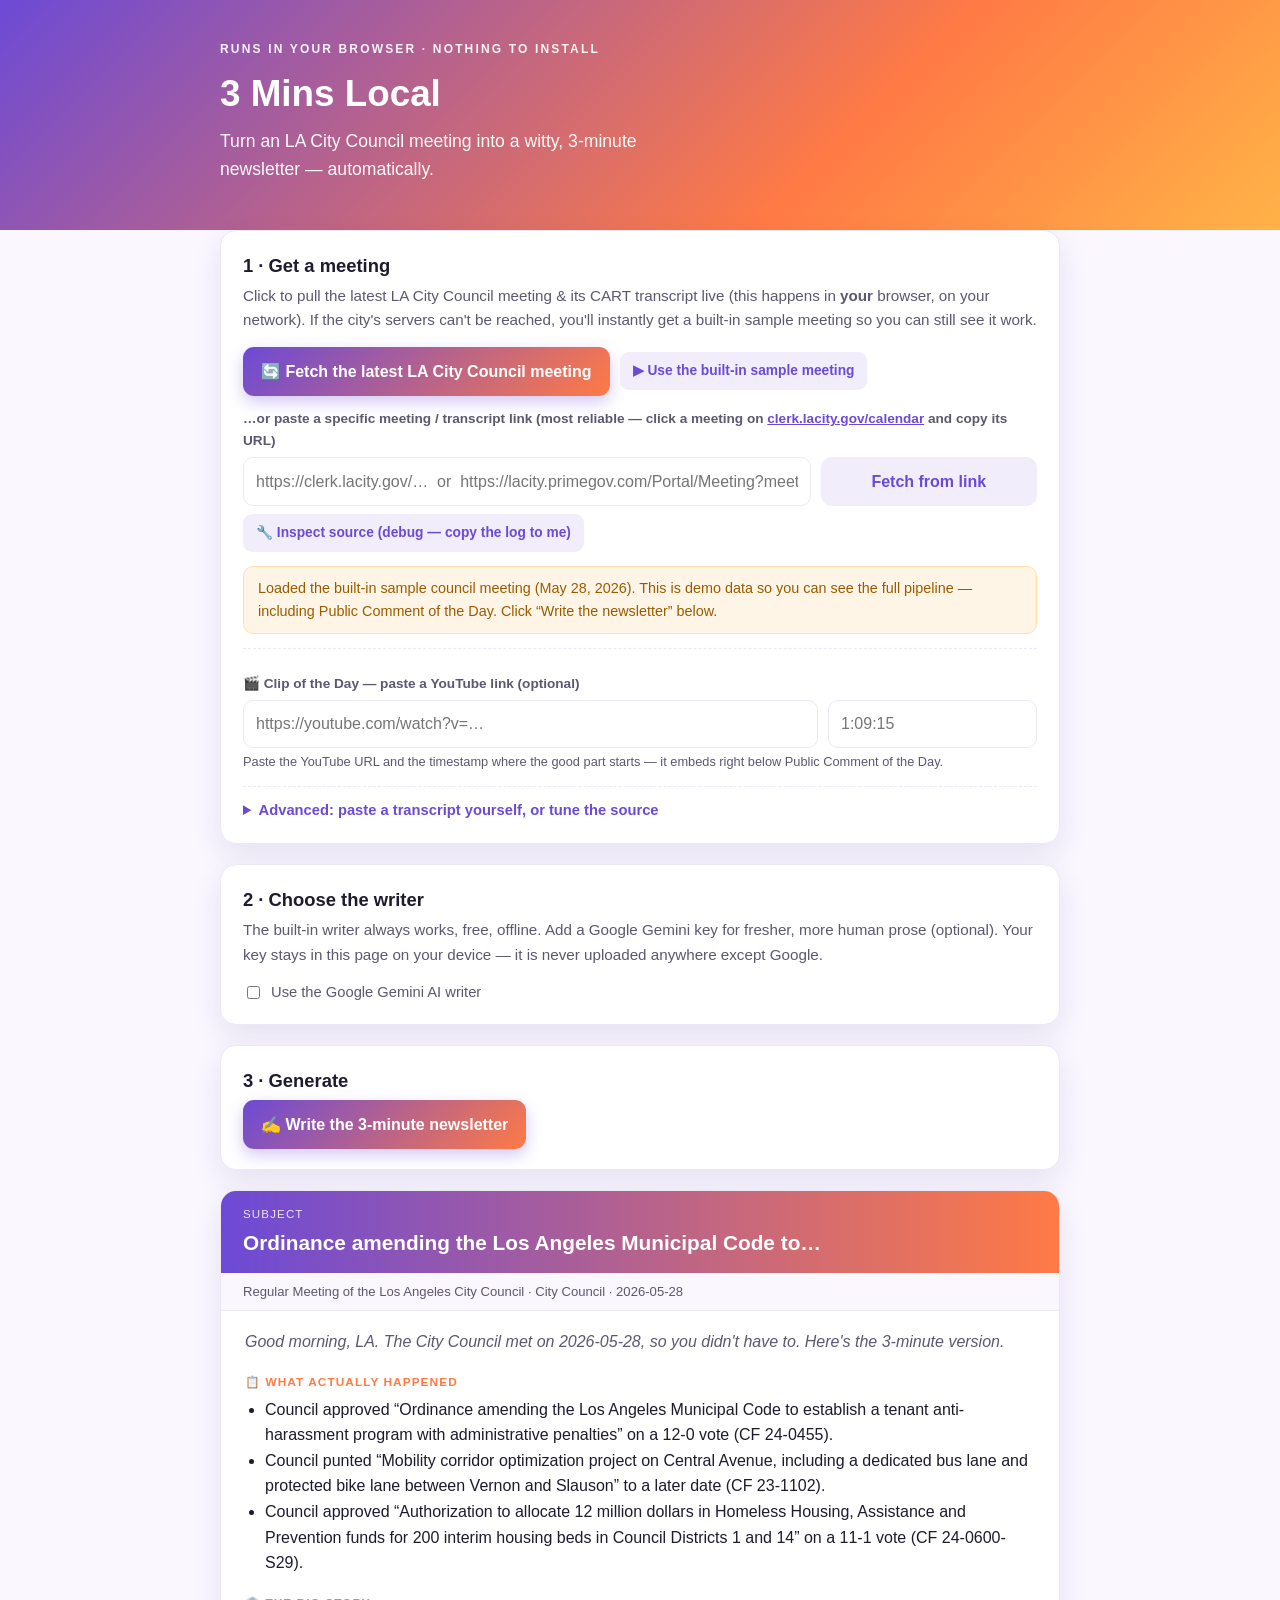
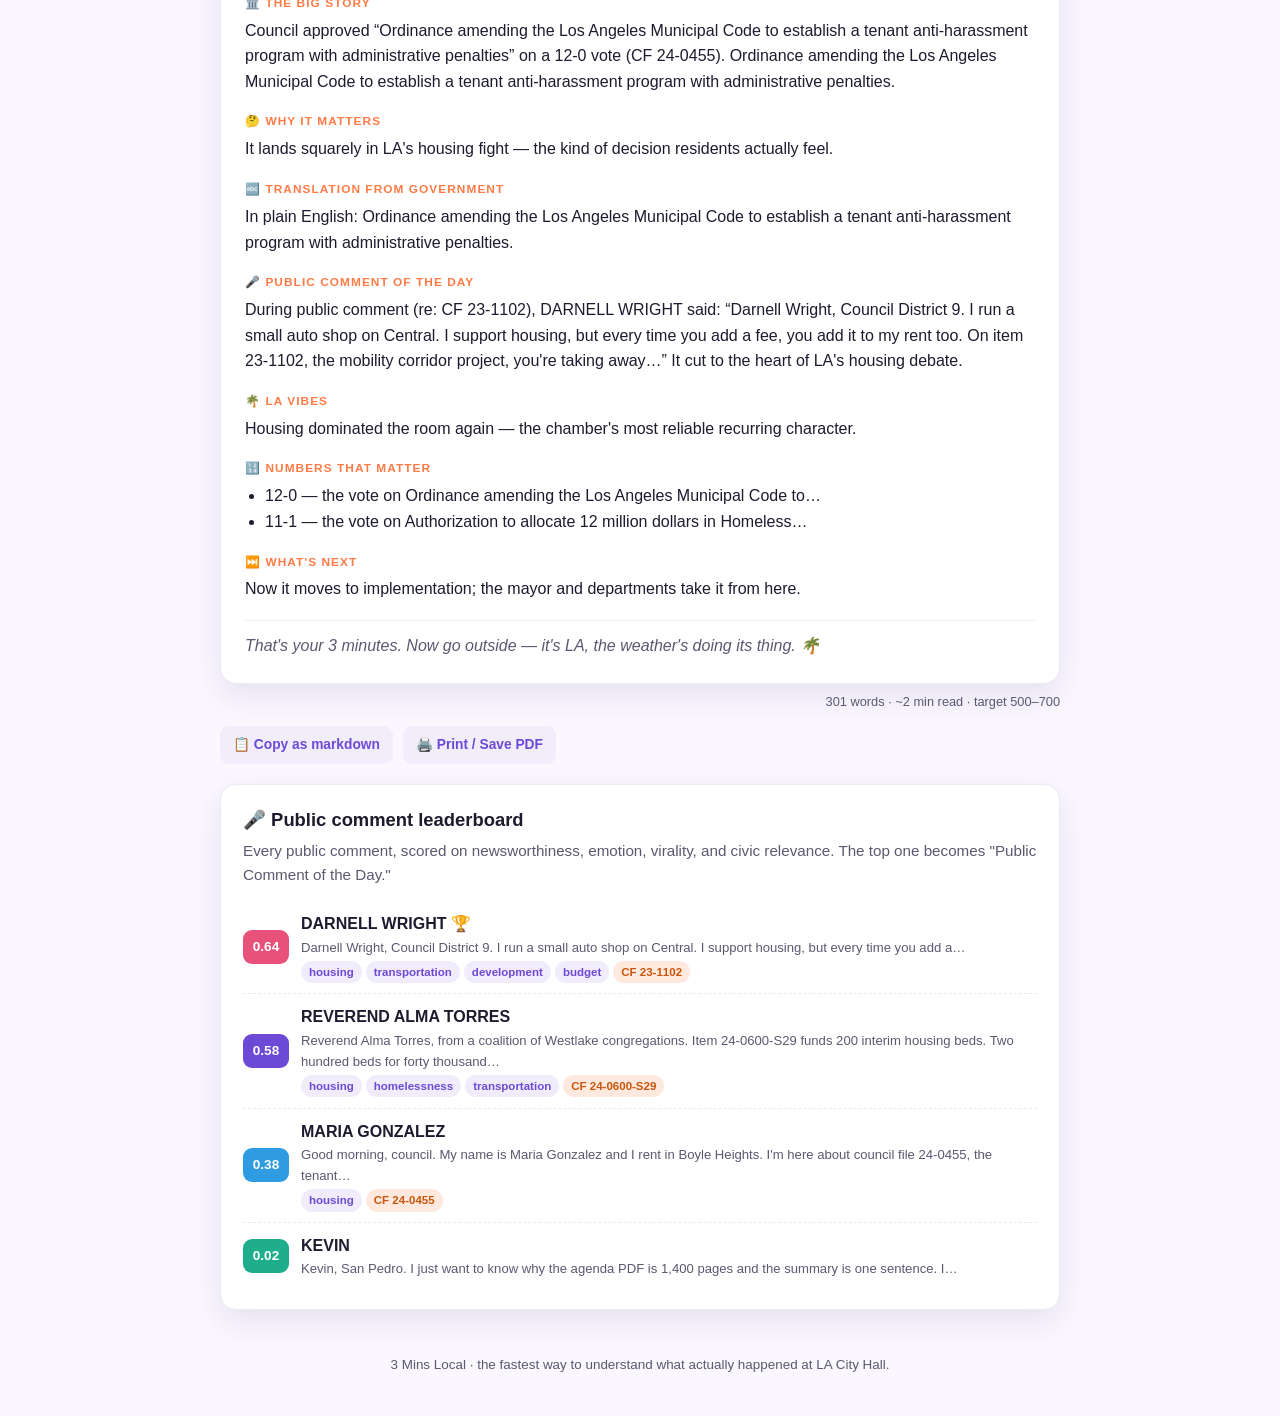
<file: index.html>
<!DOCTYPE html>
<html lang="en">
<head>
<meta charset="UTF-8" />
<meta name="viewport" content="width=device-width, initial-scale=1.0" />
<title>3 Mins Local — Live Newsletter Generator</title>
<style>
  :root{
    --ink:#1d1b2e; --muted:#5b5870; --line:#ece9f5; --paper:#fff; --wash:#faf7ff;
    --sun:#ff7a45; --sun2:#ffb347; --grape:#6c4ad6; --sky:#2f9be0; --leaf:#1fae8b; --rose:#e8527a;
    --shadow:0 12px 30px rgba(60,40,120,.10); --radius:16px;
  }
  *{box-sizing:border-box}
  body{margin:0;font-family:-apple-system,BlinkMacSystemFont,"Segoe UI",Roboto,Helvetica,Arial,sans-serif;color:var(--ink);background:var(--wash);line-height:1.6}
  .wrap{max-width:880px;margin:0 auto;padding:0 20px}
  header.hero{background:linear-gradient(135deg,var(--grape),var(--sun) 65%,var(--sun2));color:#fff;padding:40px 0 46px}
  .eyebrow{font-size:.75rem;letter-spacing:.18em;text-transform:uppercase;font-weight:700;opacity:.92}
  header.hero h1{font-size:2.3rem;margin:.15em 0 .1em}
  header.hero p{margin:0;font-size:1.1rem;opacity:.96;max-width:44ch}
  main{padding:26px 0 60px}

  .panel{background:var(--paper);border:1px solid var(--line);border-radius:var(--radius);box-shadow:var(--shadow);padding:20px 22px;margin-bottom:20px}
  .panel h2{margin:0 0 4px;font-size:1.15rem}
  .panel p.hint{margin:0 0 14px;color:var(--muted);font-size:.95rem}

  .btnrow{display:flex;gap:10px;flex-wrap:wrap;align-items:center}
  button{font:inherit;font-weight:700;border:none;border-radius:11px;padding:12px 18px;cursor:pointer;transition:transform .05s ease, box-shadow .15s ease}
  button:active{transform:translateY(1px)}
  .primary{background:linear-gradient(135deg,var(--grape),var(--sun));color:#fff;box-shadow:0 6px 16px rgba(108,74,214,.3)}
  .ghost{background:#f1edfb;color:var(--grape)}
  .small{padding:8px 13px;font-size:.86rem;border-radius:9px}

  label.field{display:block;font-size:.85rem;font-weight:700;color:var(--muted);margin:12px 0 5px}
  input[type=text],input[type=password],textarea,select{width:100%;font:inherit;padding:10px 12px;border:1px solid var(--line);border-radius:10px;background:#fff;color:var(--ink)}
  textarea{min-height:150px;font-family:ui-monospace,SFMono-Regular,Menlo,monospace;font-size:.85rem;line-height:1.5}
  .inline{display:flex;gap:10px;flex-wrap:wrap}
  .inline > *{flex:1;min-width:160px}
  .check{display:flex;align-items:center;gap:8px;margin-top:12px;font-size:.92rem;color:var(--muted)}
  .check input{width:auto}

  details{margin-top:14px;border-top:1px dashed var(--line);padding-top:12px}
  summary{cursor:pointer;font-weight:700;color:var(--grape);font-size:.92rem}

  #log{font-family:ui-monospace,Menlo,monospace;font-size:.8rem;background:#1d1b2e;color:#cfc7ee;border-radius:10px;padding:12px 14px;max-height:180px;overflow:auto;white-space:pre-wrap;margin-top:14px;display:none}
  #log .ok{color:#7ee0b8}#log .warn{color:#ffcf7a}#log .err{color:#ff9a9a}#log .dim{color:#8a83b0}

  .banner{border-radius:10px;padding:10px 14px;font-size:.9rem;margin-top:14px;display:none}
  .banner.live{background:#e7f8f1;color:#0f7a5e;border:1px solid #b6ecd6}
  .banner.demo{background:#fff5e6;color:#9a5b00;border:1px solid #ffe0a8}
  .banner.fail{background:#fdecef;color:#b22a4d;border:1px solid #f6c2cf}

  /* Newsletter */
  #out{display:none}
  .news{background:#fff;border:1px solid var(--line);border-radius:16px;overflow:hidden;box-shadow:var(--shadow)}
  .news .top{background:linear-gradient(90deg,var(--grape),var(--sun));color:#fff;padding:14px 22px}
  .news .top .sub{font-size:.72rem;letter-spacing:.1em;text-transform:uppercase;opacity:.85}
  .news .top h3{margin:2px 0 0;font-size:1.3rem}
  .news .meta{padding:8px 22px;background:#faf7ff;color:var(--muted);font-size:.82rem;border-bottom:1px solid var(--line)}
  .news .body{padding:18px 24px}
  .news h4{margin:18px 0 5px;font-size:.74rem;letter-spacing:.09em;text-transform:uppercase;color:var(--sun)}
  .news h4:first-child{margin-top:0}
  .news p{margin:0 0 6px}
  .news ul{margin:4px 0 0;padding-left:20px}
  .news .closing{color:var(--muted);font-style:italic;border-top:1px solid var(--line);margin-top:18px;padding-top:12px}
  .wc{font-size:.8rem;color:var(--muted);text-align:right;margin-top:8px}

  .leader{margin-top:20px}
  .lead-row{display:flex;align-items:center;gap:12px;padding:10px 0;border-bottom:1px dashed var(--line)}
  .lead-row:last-child{border-bottom:none}
  .badge{flex:none;width:46px;text-align:center;font-weight:800;color:#fff;border-radius:9px;padding:6px 0;font-size:.85rem}
  .lead-row .who{font-weight:700}
  .lead-row .det{font-size:.82rem;color:var(--muted)}
  .topic{display:inline-block;font-size:.72rem;font-weight:700;padding:2px 8px;border-radius:999px;background:#f0ecfb;color:var(--grape);margin:2px 4px 0 0}
  .copybar{display:flex;gap:10px;margin-top:14px}
  footer{color:var(--muted);font-size:.84rem;text-align:center;padding:24px 0 40px}
  a{color:var(--grape)}
  .clip-wrap{position:relative;padding-bottom:56.25%;height:0;overflow:hidden;border-radius:12px;margin:14px 0 6px}
  .clip-wrap iframe{position:absolute;top:0;left:0;width:100%;height:100%;border:0;border-radius:12px}
  .clip-label{font-size:.78rem;color:var(--muted);margin:0 0 10px;font-style:italic}
</style>
</head>
<body>
<header class="hero"><div class="wrap">
  <div class="eyebrow">Runs in your browser · nothing to install</div>
  <h1>3 Mins Local</h1>
  <p>Turn an LA City Council meeting into a witty, 3-minute newsletter — automatically.</p>
</div></header>

<main class="wrap">

  <div class="panel">
    <h2>1 · Get a meeting</h2>
    <p class="hint">Click to pull the latest LA City Council meeting &amp; its CART transcript live (this happens in <b>your</b> browser, on your network). If the city's servers can't be reached, you'll instantly get a built-in sample meeting so you can still see it work.</p>
    <div class="btnrow">
      <button class="primary" id="btnLive">🔄 Fetch the latest LA City Council meeting</button>
      <button class="ghost small" id="btnSample">▶︎ Use the built-in sample meeting</button>
    </div>
    <label class="field" for="meetUrl">…or paste a specific meeting / transcript link (most reliable — click a meeting on <a href="https://clerk.lacity.gov/calendar" target="_blank">clerk.lacity.gov/calendar</a> and copy its URL)</label>
    <div class="inline">
      <input type="text" id="meetUrl" placeholder="https://clerk.lacity.gov/…  or  https://lacity.primegov.com/Portal/Meeting?meetingTemplateId=…" style="flex:3" />
      <button class="ghost" id="btnFromUrl" style="flex:1;min-width:130px">Fetch from link</button>
    </div>
    <button class="ghost small" id="btnDiag" style="margin-top:8px">🔧 Inspect source (debug — copy the log to me)</button>
    <div class="banner live" id="bLive"></div>
    <div class="banner demo" id="bDemo"></div>
    <div class="banner fail" id="bFail"></div>
    <div id="log"></div>

    <div style="margin-top:14px;border-top:1px dashed var(--line);padding-top:12px">
      <label class="field" for="clipUrl">🎬 Clip of the Day — paste a YouTube link (optional)</label>
      <div class="inline">
        <input type="text" id="clipUrl" placeholder="https://youtube.com/watch?v=…" style="flex:3" />
        <input type="text" id="clipTs" placeholder="1:09:15" style="flex:1;min-width:90px" title="Timestamp where the clip starts (hh:mm:ss)" />
      </div>
      <p style="font-size:.8rem;color:var(--muted);margin:4px 0 0">Paste the YouTube URL and the timestamp where the good part starts — it embeds right below Public Comment of the Day.</p>
    </div>

    <details>
      <summary>Advanced: paste a transcript yourself, or tune the source</summary>
      <label class="field" for="meetTitle">Meeting title</label>
      <input type="text" id="meetTitle" value="Regular Meeting of the Los Angeles City Council" />
      <div class="inline">
        <div><label class="field" for="meetDate">Date</label><input type="text" id="meetDate" placeholder="2025-12-10" /></div>
        <div><label class="field" for="meetCmte">Body</label><input type="text" id="meetCmte" value="City Council" /></div>
      </div>
      <label class="field" for="transcript">CART transcript text</label>
      <textarea id="transcript" placeholder="Paste a transcript here (only if you want to override the fetch)…"></textarea>
    </details>
  </div>

  <div class="panel">
    <h2>2 · Choose the writer</h2>
    <p class="hint">The built-in writer always works, free, offline. Add a Google Gemini key for fresher, more human prose (optional). Your key stays in this page on your device — it is never uploaded anywhere except Google.</p>
    <label class="check"><input type="checkbox" id="useAI" /> Use the Google Gemini AI writer</label>
    <div id="aiBox" style="display:none">
      <div class="inline">
        <div style="flex:2"><label class="field" for="apiKey">Gemini API key</label><input type="password" id="apiKey" placeholder="AIza… or AQ.…" /></div>
        <div><label class="field" for="model">Model</label><select id="model"><option>gemini-2.0-flash</option><option>gemini-1.5-flash</option><option>gemini-1.5-pro</option></select></div>
      </div>
    </div>
  </div>

  <div class="panel">
    <h2>3 · Generate</h2>
    <div class="btnrow"><button class="primary" id="btnGen">✍️ Write the 3-minute newsletter</button></div>
  </div>

  <div id="out">
    <div class="news" id="news"></div>
    <div class="wc" id="wc"></div>
    <div class="copybar">
      <button class="ghost small" id="btnCopy">📋 Copy as markdown</button>
      <button class="ghost small" id="btnPrint">🖨️ Print / Save PDF</button>
    </div>
    <div class="panel leader" id="leaderPanel" style="margin-top:20px">
      <h2>🎤 Public comment leaderboard</h2>
      <p class="hint">Every public comment, scored on newsworthiness, emotion, virality, and civic relevance. The top one becomes "Public Comment of the Day."</p>
      <div id="leader"></div>
    </div>
  </div>

  <footer>3 Mins Local · the fastest way to understand what actually happened at LA City Hall.</footer>
</main>

<script>
'use strict';
// =================== CONFIG / VOCAB ===================
const TOPIC_KEYWORDS={housing:["housing","affordable","rent","tenant","eviction","landlord","rso","rent control"],homelessness:["homeless","unhoused","encampment","shelter","interim housing","41.18","skid row"],policing:["police","lapd","officer","public safety","crime","use of force","reform"],transportation:["transit","metro","bus","bike","bus lane","traffic","parking","vision zero","sidewalk"],olympics:["olympic","olympics","2028","la28","games"],corruption:["corruption","bribery","indictment","ethics","conflict of interest","fbi","fraud"],development:["development","zoning","rezoning","entitlement","project","permit","density","construction"],labor:["labor","union","wage","worker","minimum wage","strike","contract","collective bargaining"],climate:["climate","emissions","solar","ladwp","green","heat","tree","carbon","electrification"],budget:["budget","deficit","funding","appropriation","reserve","shortfall","fee"]};
const INTENSITY_CUES=["applause","laughter","cheers","boos","shouting","gavel","out of order","point of order","interrupt","outrage","furious"];
const PC_OPEN=["general public comment","public comment","multiple agenda item","please state your name","you have one minute","you'll have one minute","next speaker","next caller","caller, you're on the line","first speaker"];
const PC_CLOSE=["your time has expired","time is up","thank you, next","that concludes public comment","closing public comment","we'll move on"];
const COUNCIL_CUES=["councilmember","councilman","councilwoman","council member","president pro tem","council president","president","chair","vice chair","supervisor"];
const STAFF_CUES=["city attorney","deputy city attorney","city administrative officer","cao","chief legislative analyst","cla","general manager","gm","director","deputy","analyst","staff","presenter","lapd chief","fire chief","department of","bureau of","sergeant at arms","engineer"];
const CLERK_CUES=["city clerk","clerk","executive officer","reading clerk"];
const PUBLIC_CUES=["speaker","caller","public comment","public testimony","member of the public"];
const VIRALITY_MARKERS=["i pay your salary","do your job","this is insane","follow the money","you work for us","shame","literally","are you kidding","with all due respect","let me be clear","point blank","frankly","absurd","ridiculous"];
const WEIGHTS={newsworthiness:.35,emotional:.20,virality:.20,civic_relevance:.25};
const PHRASEBOOK={"mobility corridor optimization":"turning a car lane into a bus lane","mobility corridor":"a street they want buses and bikes to use","right-sizing":"cutting","fiscal sustainability":"we're short on money","structural deficit":"we spend more than we take in, every year","enhanced enforcement":"more tickets / more police","interim housing":"temporary shelter","permanent supportive housing":"apartments with on-site services for formerly homeless residents","adaptive reuse":"turning old offices into apartments","public-private partnership":"the city pays, a private company runs it","value capture":"taxing the bump in property value the city's own project creates","community engagement":"meetings where residents get to comment","stakeholder":"anyone affected","robust":"we hope it's big enough","leverage":"use","utilize":"use","incentivize":"pay people to","deconfliction":"stop two city plans from fighting each other","operationalize":"actually do","feasibility study":"we'll study whether it's even possible","ground lease":"the city keeps the land and rents it out long-term","entitlements":"permission to build","by-right":"no extra approvals needed","density bonus":"build taller in exchange for some affordable units","transit-oriented":"near a train or bus line","complete street":"a street redesigned for cars, buses, bikes, and walkers"};
const WORDS_MAX=900;
const COUNCIL_FILE_RE=/\b\d{2}-\d{4}(?:-S\d+)?\b/g;
const ROLE={COUNCIL:"councilmember",STAFF:"staff",CLERK:"clerk",PUBLIC:"public",UNKNOWN:"unknown"};

// =================== PIPELINE (ported & Node-tested) ===================
function parseTimestamp(ts){if(!ts)return null;const p=ts.split(":").map(Number);let h,m,s;if(p.length===3)[h,m,s]=p;else if(p.length===2){h=0;[m,s]=p;}else return null;return h*3600+m*60+s;}
function cleanSpeaker(r){return r.replace(/\s+/g," ").trim();}
const GENERIC_LABELS=new Set(["speaker","caller","public comment","member of the public","next speaker"]);
function displayName(raw){const l=cleanSpeaker(raw);const m=l.match(/^([A-Za-z .'-]+?)\s*\(([^)]+)\)\s*$/);if(m&&GENERIC_LABELS.has(m[1].trim().toLowerCase()))return m[2].trim();return l;}
function looksLikeLabel(c){const w=c.split(/\s+/);if(w.length>6)return false;const L=[...c].filter(ch=>/[a-zA-Z]/.test(ch));if(!L.length)return false;const up=L.filter(ch=>ch===ch.toUpperCase()&&/[A-Z]/.test(ch)).length;return up/L.length>=.5;}
const RE_MARK=/^\s*>>\s*([^:\[]+?)\s*(?:\[(\d{1,2}:\d{2}(?::\d{2})?)\])?\s*:\s*(.*)$/,RE_TS=/^\s*\[(\d{1,2}:\d{2}(?::\d{2})?)\]\s*([A-Z][^:]{1,60}?)\s*:\s*(.*)$/,RE_PLAIN=/^\s*([A-Z][A-Za-z'.\-() ]{1,58}?)\s*:\s*(.+)$/;
function parseTranscript(text){const segs=[];let cur=null;for(const line of text.split(/\r?\n/)){if(!line.trim())continue;let sp=null,ts=null,body=null,m;if((m=line.match(RE_MARK))){sp=m[1];ts=m[2];body=m[3];}else if((m=line.match(RE_TS))){ts=m[1];sp=m[2];body=m[3];}else if((m=line.match(RE_PLAIN))&&looksLikeLabel(m[1])){sp=m[1];body=m[2];}if(sp!==null){if(cur){cur.text=cur.text.trim();segs.push(cur);}cur={index:segs.length,speakerRaw:">> "+cleanSpeaker(sp),speakerName:displayName(sp),text:body.trim(),start:parseTimestamp(ts),role:ROLE.UNKNOWN};}else if(cur){cur.text=(cur.text+" "+line.trim()).trim();}}if(cur){cur.text=cur.text.trim();segs.push(cur);}return segs;}
function classifyLabel(label){const l=label.toLowerCase().replace(/^>+/,"").trim();if(CLERK_CUES.some(c=>l.includes(c)))return ROLE.CLERK;if(COUNCIL_CUES.some(c=>l.includes(c)))return ROLE.COUNCIL;if(STAFF_CUES.some(c=>l.includes(c)))return ROLE.STAFF;if(PUBLIC_CUES.some(c=>l.includes(c)))return ROLE.PUBLIC;return ROLE.UNKNOWN;}
function classifySegments(segs){for(const s of segs)s.role=classifyLabel(s.speakerRaw||s.speakerName);return segs;}
function hasCue(t,cues){const low=t.toLowerCase();return cues.some(c=>low.includes(c));}
function detectWindows(segs){const w=[];let open=null;segs.forEach((s,i)=>{if(open===null){if(hasCue(s.text,PC_OPEN))open=i;}else if(hasCue(s.text,PC_CLOSE)){w.push([open,i+1]);open=null;}});if(open!==null)w.push([open,segs.length]);return w;}
function inWindow(i,wins){return wins.some(([a,b])=>a<=i&&i<b);}
function extractPublicComments(segs){const wins=detectWindows(segs);const out=[];segs.forEach((s,i)=>{const off=[ROLE.COUNCIL,ROLE.STAFF,ROLE.CLERK].includes(s.role);if(s.role===ROLE.PUBLIC){out.push(s);return;}if(inWindow(i,wins)&&!off){s.role=ROLE.PUBLIC;out.push(s);}});return out.filter(s=>s.text.split(/\s+/).length>=4);}
function topicsIn(t){const low=t.toLowerCase();return Object.entries(TOPIC_KEYWORDS).filter(([k,kw])=>kw.some(x=>low.includes(x))).map(([k])=>k);}
function newsworthiness(tp){if(!tp.length)return 0;return Math.min(1,.45+.275*(tp.length-1));}
function emotional(t){const low=t.toLowerCase();const h=INTENSITY_CUES.filter(c=>low.includes(c)).length;const ex=Math.min((t.match(/!/g)||[]).length,3)*.15;const caps=Math.min((t.match(/\b[A-Z]{3,}\b/g)||[]).length,4)*.1;return Math.min(1,.4*h+ex+caps);}
function virality(t){const low=t.toLowerCase();const mk=VIRALITY_MARKERS.filter(m=>low.includes(m)).length;let s=Math.min(1,.35*mk);const wc=t.split(/\s+/).length;if(wc>=8&&wc<=45)s+=.2;return Math.min(1,s);}
function civic(t,files,tps){const low=t.toLowerCase();const found=(t.match(COUNCIL_FILE_RE)||[]);let refs=files&&files.size?[...new Set(found)].filter(f=>files.has(f)):[...new Set(found)];let s=0;if(refs.length)s+=Math.min(.7,.4+.15*(refs.length-1));if(["vote","motion","agenda item","item number","council file","ordinance"].some(p=>low.includes(p)))s+=.3;if(tps&&tps.size&&topicsIn(t).some(x=>tps.has(x)))s+=.2;return[Math.min(1,s),refs.sort()];}
const rnd=(n,d=3)=>{const f=10**d;return Math.round(n*f)/f;};
function scoreComment(seg,files,tps){const topics=topicsIn(seg.text);const[civ,refs]=civic(seg.text,files,tps);const bd={newsworthiness:rnd(newsworthiness(topics)),emotional:rnd(emotional(seg.text)),virality:rnd(virality(seg.text)),civic_relevance:rnd(civ)};const total=rnd(Object.keys(WEIGHTS).reduce((a,k)=>a+WEIGHTS[k]*bd[k],0),4);return{speakerName:seg.speakerName,text:seg.text,topics,agendaRefs:refs,score:total,breakdown:bd};}
function rankComments(pub,items){items=items||[];const files=new Set(items.map(i=>i.item_id));const tps=new Set();items.forEach(i=>(i.topics||[]).forEach(t=>tps.add(t)));return pub.map(s=>scoreComment(s,files,tps)).sort((a,b)=>b.score-a.score);}
function extractAgendaFromTranscript(segs){const items=[];let cur=null;const fin=()=>{if(cur)items.push(cur);};for(const s of segs){const m=s.role===ROLE.CLERK?s.text.match(/^Item\s+(\d{2}-\d{4}(?:-S\d+)?)\.?\s*(.*)$/i):null;if(m){fin();const rest=m[2].trim();const title=rest.split(/(?<=[.!?])\s+/)[0]||rest;cur={item_id:m[1],title:title.replace(/\.$/,""),description:rest,item_type:"",action:"",vote:""};continue;}if(cur){const t=s.text,low=t.toLowerCase();const v=t.match(/(\d{1,2})\s+to\s+(\d{1,2})/);if(v&&!cur.vote)cur.vote=v[1]+"-"+v[2];if(!cur.action){if(/\b(adopted|carries|approved|passes)\b/.test(low))cur.action="adopted";else if(/\bcontinued\b/.test(low))cur.action=(t.match(/continued[^.]*?weeks?/i)||["continued"])[0];else if(/\brefer/.test(low))cur.action="referred to committee";else if(/received and filed/.test(low))cur.action="received and filed";}}}fin();return items;}
function actionPhrase(it){const act=(it.action||"").toLowerCase(),base=(it.title||"").replace(/\.$/,""),vote=it.vote?" on a "+it.vote+" vote":"";if(/adopt|approv|carries|passes/.test(act))return`approved “${base}”${vote}`;if(/continu|defer/.test(act))return`punted “${base}” to a later date${vote}`;if(/refer/.test(act))return`sent “${base}” back to committee${vote}`;if(/receiv/.test(act))return`received-and-filed “${base}” (i.e. noted it and moved on)`;return`considered “${base}”${vote}`;}
function whyTemplate(it){return it.topics&&it.topics.length?`It lands squarely in LA's ${it.topics[0]} fight — the kind of decision residents actually feel.`:"It's the sort of routine-sounding item that quietly reshapes how the city runs.";}
function nextTemplate(it){const a=(it.action||"").toLowerCase();if(/continu|defer/.test(a))return"Expect it back on a future agenda — watch the council file for the new date.";if(/committee|refer/.test(a))return"It heads to committee next, where the real horse-trading happens.";if(/adopt|approv|carries/.test(a))return"Now it moves to implementation; the mayor and departments take it from here.";return"Track the council file for the next move.";}
function translate(it){const text=`${it.title}. ${it.description}`.trim(),low=text.toLowerCase();for(const[j,p]of Object.entries(PHRASEBOOK)){if(low.includes(j))return`“${j}” = ${p}.`;}const cl=text.replace(/\b(pursuant to|whereas|heretofore|aforementioned|notwithstanding)\b/gi,"").trim();const sh=cl.split(".")[0];return sh?`In plain English: ${sh}.`:"In plain English: the city did a city thing.";}
function processAgenda(items){for(const it of items){it.topics=topicsIn(`${it.title} ${it.description}`);it.what_happened=`Council ${actionPhrase(it)} (CF ${it.item_id}).`;it.why_it_matters=whyTemplate(it);it.what_next=nextTemplate(it);it.translation=translate(it);}return items;}
const MONEY_RE=/\$[\d,]+(?:\.\d+)?(?:\s?(?:million|billion|m|b|k))?/gi,VOTE_FULL=/^\d{1,2}-\d{1,2}$/;
function subjectify(t){const w=(t||"").replace(/\.$/,"").split(/\s+/),sh=w.slice(0,8).join(" ");return w.length<=8?sh:sh+"…";}
function firstSentence(t){t=(t||"").trim();if(!t)return"";return t.split(/(?<=[.!?])\s+/)[0].trim();}
function trimQuote(t,max=40){const w=t.split(/\s+/);return w.length<=max?t:w.slice(0,max).join(" ")+"…";}
function speakerLabel(n){n=(n||"").trim();if(!n||["speaker","caller","public comment"].includes(n.toLowerCase()))return"one Angeleno";return n;}
function pcWhy(c){return c.topics&&c.topics.length?`It cut to the heart of LA's ${c.topics[0]} debate.`:"It was the kind of comment that makes the room go quiet.";}
function vibes(items,c){const tp=new Set();items.forEach(a=>(a.topics||[]).forEach(t=>tp.add(t)));if(c)(c.topics||[]).forEach(t=>tp.add(t));if(tp.has("homelessness")||tp.has("housing"))return"Housing dominated the room again — the chamber's most reliable recurring character.";if(tp.has("transportation"))return"Transit talk meant the usual bus-lane-versus-parking standoff. Classic LA.";if(tp.has("olympics"))return"The 2028 clock ticked a little louder in the background today.";return"A workmanlike day in the horseshoe — gavel, motion, vote, repeat.";}
function extractNumbers(items){const out=[],seen=new Set();for(const a of items){const blob=`${a.title} ${a.description} ${a.what_happened}`;for(const m of(blob.match(MONEY_RE)||[])){if(!seen.has(m)){seen.add(m);out.push(`${m} — tied to ${subjectify(a.title)}`);}}if(a.vote&&!seen.has(a.vote)&&VOTE_FULL.test(a.vote)){seen.add(a.vote);out.push(`${a.vote} — the vote on ${subjectify(a.title)}`);}if(out.length>=4)break;}return out.slice(0,4);}
function wordCount(nl){const p=[nl.hook,nl.big_story,nl.why_it_matters,nl.translation,nl.public_comment_of_the_day,nl.la_vibes,nl.whats_next,nl.closing,...nl.what_happened,...nl.numbers_that_matter];return p.reduce((a,x)=>a+(x?x.split(/\s+/).length:0),0);}
function enforceBudget(nl){const f=["big_story","public_comment_of_the_day","why_it_matters","la_vibes","whats_next"];while(wordCount(nl)>WORDS_MAX){let lg=f[0];for(const x of f)if(nl[x].split(/\s+/).length>nl[lg].split(/\s+/).length)lg=x;const w=nl[lg].split(/\s+/);if(w.length<=12)break;nl[lg]=w.slice(0,Math.floor(w.length*.8)).join(" ").replace(/[,;]$/,"")+"…";}return nl;}
function generateNewsletter(meeting,items,comment){const committee=meeting.committee||"City Council",top=items[0];let subject,big,translation;if(top){subject=subjectify(top.title);big=`${top.what_happened} ${firstSentence(top.description)}`.trim();translation=top.translation;}else{subject=`What went down at ${committee}`;big="A quieter day at City Hall — mostly procedural items and reports.";translation="Nothing that needs a decoder ring today.";}const hook=`Good morning, LA. The ${committee} met ${meeting.date?("on "+meeting.date):"this week"}, so you didn't have to. Here's the 3-minute version.`;let what=items.slice(0,5).map(a=>a.what_happened);if(!what.length)what=["Council worked through a light, procedural agenda."];const why=top?top.why_it_matters:"Even the boring stuff sets the table for the fights to come.";let pc;if(comment){const ref=comment.agendaRefs&&comment.agendaRefs.length?` (re: CF ${comment.agendaRefs[0]})`:"";pc=`During public comment${ref}, ${speakerLabel(comment.speakerName)} said: “${trimQuote(comment.text)}” ${pcWhy(comment)}`;}else{pc="No standout public comment today — a rare quiet mic at City Hall.";}const nl={meeting_id:meeting.id,subject,hook,what_happened:what,big_story:big,why_it_matters:why,translation,public_comment_of_the_day:pc,la_vibes:vibes(items,comment),numbers_that_matter:extractNumbers(items).length?extractNumbers(items):["No headline numbers today — keep the receipts handy anyway."],whats_next:top?top.what_next:"Check the council calendar for the next meeting.",closing:"That's your 3 minutes. Now go outside — it's LA, the weather's doing its thing. 🌴"};return enforceBudget(nl);}

// =================== SAMPLE DATA (offline fallback) ===================
const SAMPLE_TRANSCRIPT=`>> CITY CLERK [10:02:11]: Good morning. This is the regular meeting of the Los Angeles City Council for Thursday, May 28th, 2026. Roll call. We have a quorum present.
>> COUNCIL PRESIDENT HARRIS-DAWSON [10:04:33]: Thank you. Good morning, everyone. Before we take up the agenda, we'll begin with general public comment on items on today's agenda. Each speaker will have one minute. Please state your name for the record when the clerk calls you. First speaker.
>> SPEAKER (MARIA GONZALEZ) [10:05:01]: Good morning, council. My name is Maria Gonzalez and I rent in Boyle Heights. I'm here about council file 24-0455, the tenant anti-harassment ordinance. My landlord shut off the hot water for three weeks to push us out. This ordinance is the only thing standing between working families and an empty apartment a developer can flip. Please vote yes. We are not numbers, we are your neighbors.
>> CITY CLERK [10:06:09]: Next speaker.
>> SPEAKER (DARNELL WRIGHT) [10:06:14]: Darnell Wright, Council District 9. I run a small auto shop on Central. I support housing, but every time you add a fee, you add it to my rent too. On item 23-1102, the mobility corridor project, you're taking away the parking my customers use. With all due respect, follow the money on who actually asked for this. It wasn't us.
>> COUNCIL PRESIDENT HARRIS-DAWSON [10:07:20]: Thank you. Next.
>> SPEAKER (REVEREND ALMA TORRES) [10:07:25]: Reverend Alma Torres, from a coalition of Westlake congregations. Item 24-0600-S29 funds 200 interim housing beds. Two hundred beds for forty thousand unhoused neighbors. I have buried members of my congregation on the sidewalk. Two hundred is not a plan, it is a press release. Do better. [applause]
>> COUNCIL PRESIDENT HARRIS-DAWSON [10:08:40]: I'll ask the audience to please hold applause so we can get through every speaker. Next.
>> SPEAKER (KEVIN) [10:08:52]: Kevin, San Pedro. I just want to know why the agenda PDF is 1,400 pages and the summary is one sentence. I have a job. I have one minute to talk about something you had three weeks to read. That's the whole problem with this place. Your time has expired before you even understand the item.
>> CITY CLERK [10:09:48]: Your time has expired. That concludes general public comment.
>> COUNCIL PRESIDENT HARRIS-DAWSON [10:10:02]: Thank you to everyone who came down. We'll move on to the agenda. Madam Clerk, please read item 24-0455.
>> CITY CLERK [10:10:20]: Item 24-0455. Ordinance amending the Los Angeles Municipal Code to establish a tenant anti-harassment program with administrative penalties.
>> COUNCILMEMBER SOTO-MARTINEZ [10:10:45]: Thank you, Mr. President. This has been two years of stakeholder engagement. The translation here is simple: if a landlord cuts your water to force you out, the city can finally fine them. I move to adopt.
>> CITY ATTORNEY RODRIGUEZ [10:11:30]: For the record, the ordinance as drafted is legally sufficient and the administrative penalty structure is enforceable.
>> COUNCIL PRESIDENT HARRIS-DAWSON [10:12:05]: All in favor. The motion is adopted, 12 to 0. Next item, 23-1102.
>> CITY CLERK [10:12:30]: Item 23-1102. Mobility corridor optimization project on Central Avenue, including a dedicated bus lane and protected bike lane between Vernon and Slauson.
>> COUNCILMEMBER PRICE [10:13:10]: I appreciate the goal, but my constituents like Mr. Wright deserve a real parking mitigation plan. I move we continue this item two weeks for a feasibility study on loading zones.
>> COUNCIL PRESIDENT HARRIS-DAWSON [10:14:25]: Without objection, item 23-1102 is continued two weeks. Next, 24-0600-S29.
>> CITY CLERK [10:14:50]: Item 24-0600-S29. Authorization to allocate 12 million dollars in Homeless Housing, Assistance and Prevention funds for 200 interim housing beds in Council Districts 1 and 14.
>> COUNCILMEMBER HERNANDEZ [10:15:30]: I'll be honest, the reverend is right that it's not enough. But 12 million dollars and 200 beds today beats a perfect plan that never funds anything. I move to adopt.
>> COUNCIL PRESIDENT HARRIS-DAWSON [10:16:40]: The motion carries, 11 to 1. We'll recess for ten minutes.`;

// =================== DOM + ORCHESTRATION ===================
const $=id=>document.getElementById(id);
const logEl=$("log");
function log(msg,cls){logEl.style.display="block";const s=document.createElement("div");if(cls)s.className=cls;s.textContent=msg;logEl.appendChild(s);logEl.scrollTop=logEl.scrollHeight;}
function clearLog(){logEl.innerHTML="";logEl.style.display="none";}
function banner(id,msg){["bLive","bDemo","bFail"].forEach(b=>$(b).style.display="none");const el=$(id);el.textContent=msg;el.style.display="block";}

$("useAI").addEventListener("change",e=>{$("aiBox").style.display=e.target.checked?"block":"none";});

// ---- CORS-proxied fetch (runs in the user's browser, on their network) ----
const PROXIES=[u=>"https://corsproxy.io/?url="+encodeURIComponent(u),u=>"https://api.allorigins.win/raw?url="+encodeURIComponent(u),u=>u];
async function proxiedFetch(url,asJson){let lastErr;for(const wrap of PROXIES){const via=wrap(url);try{log("  → "+via.slice(0,72),"dim");const r=await fetch(via,{headers:{Accept:asJson?"application/json,*/*":"text/html,*/*"}});if(!r.ok){lastErr=new Error("HTTP "+r.status);log("    HTTP "+r.status,"warn");continue;}const txt=await r.text();if(txt&&txt.length>30){return asJson?JSON.parse(txt):txt;}lastErr=new Error("empty body");}catch(e){lastErr=e;log("    "+e.message,"warn");}}throw lastErr||new Error("all strategies failed");}

function looksLikeTranscript(text){
  return text && text.split(/\s+/).length>200 && (/(^|\n)\s*>>/.test(text) || /\[\d{1,2}:\d{2}(?::\d{2})?\]/.test(text) || /next speaker|public comment|state your name/i.test(text));
}
function absolutize(href,base){ try{ return new URL(href, base).href; }catch(e){ return href; } }

// Dump what we actually received so it can be pasted back to debug the parser.
function dumpDiag(label,body,base){
  log("──── DIAGNOSTIC ("+label+") — copy everything below to your developer ────","warn");
  log("bytes: "+body.length,"dim");
  const links=[...body.matchAll(/href=["']([^"']+)["']/gi)].map(m=>m[1]);
  log("links found: "+links.length,"dim");
  const interesting=[...new Set(links.filter(h=>/transcript|cart|agenda|meeting|document|\.txt|\.pdf|primegov|\.htm/i.test(h)))];
  log("candidate links ("+interesting.length+"):","dim");
  interesting.slice(0,30).forEach(h=>log("   "+absolutize(h,base||location.href),"dim"));
  // embedded JSON blobs (SPAs)
  const json=body.match(/<script[^>]*application\/json[^>]*>([\s\S]{0,400})/i);
  if(json) log("embedded JSON (first 400): "+json[1],"dim");
  log("first 1800 chars of body:","dim");
  log(body.slice(0,1800),"dim");
  log("──── END DIAGNOSTIC ────","warn");
}

// Fetch a transcript from a specific meeting / transcript URL (most reliable).
async function fetchFromUrl(url){
  clearLog();log("Fetching "+url+" (via your browser)…");
  const body=await proxiedFetch(url,false);
  const text=stripHtml(body);
  if(looksLikeTranscript(text)){ log("That page is itself a transcript ("+text.length+" chars).","ok"); return {transcript:text,meeting:{id:"url",title:"Los Angeles City Council",date:"",committee:"City Council"},source:url}; }
  // Otherwise follow transcript-ish links on the page.
  const links=[...new Set([...body.matchAll(/href=["']([^"']+)["']/gi)].map(m=>m[1]))];
  const cand=links.filter(h=>/transcript|cart|\.txt/i.test(h));
  log("page wasn't a transcript; trying "+cand.length+" candidate link(s)…");
  for(let h of cand){ const u=absolutize(h,url); try{ const t=stripHtml(await proxiedFetch(u,false)); if(looksLikeTranscript(t)){ log("Got transcript from "+u,"ok"); return {transcript:t,meeting:{id:"url",title:"Los Angeles City Council",date:"",committee:"City Council"},source:u}; } }catch(e){ log("   "+u+" → "+e.message,"warn"); } }
  dumpDiag("meeting page", body, url);
  throw new Error("Couldn't find a transcript at that link — see diagnostic above.");
}

// Best-effort auto retrieval starting from the public calendar.
async function fetchLatestMeeting(){
  clearLog();log("Fetching latest LA City Council meeting (in your browser)…");
  log("Loading the City Clerk calendar…");
  const html=await proxiedFetch("https://clerk.lacity.gov/calendar",false);
  // direct transcript link?
  let m=html.match(/href=["']([^"']*(?:transcript|cart)[^"']*)["']/i);
  if(m){ const u=absolutize(m[1],"https://clerk.lacity.gov/calendar"); log("Found a transcript link: "+u,"ok"); const t=stripHtml(await proxiedFetch(u,false)); if(looksLikeTranscript(t)) return {transcript:t,meeting:{id:"clerk-latest",title:"Los Angeles City Council",date:"",committee:"City Council"},source:"City Clerk"}; }
  // else follow the first council meeting link and look there
  const links=[...new Set([...html.matchAll(/href=["']([^"']+)["']/gi)].map(x=>x[1]))];
  const meetingLinks=links.filter(h=>/meeting|agenda|primegov|council/i.test(h)).slice(0,4);
  log("No direct transcript link; probing "+meetingLinks.length+" meeting link(s)…");
  for(let h of meetingLinks){ const u=absolutize(h,"https://clerk.lacity.gov/calendar"); try{ const r=await fetchFromUrl(u); return r; }catch(e){} }
  dumpDiag("calendar page", html, "https://clerk.lacity.gov/calendar");
  throw new Error("Could not auto-locate a transcript — see diagnostic above.");
}
function stripHtml(s){if(!/[<][a-z!]/i.test(s))return s;const d=document.createElement("div");d.innerHTML=s;return (d.textContent||d.innerText||"").replace(/\n{3,}/g,"\n\n");}

function loadSample(){
  $("transcript").value=SAMPLE_TRANSCRIPT;$("meetTitle").value="Regular Meeting of the Los Angeles City Council";$("meetDate").value="2026-05-28";$("meetCmte").value="City Council";
  banner("bDemo","Loaded the built-in sample council meeting (May 28, 2026). This is demo data so you can see the full pipeline — including Public Comment of the Day. Click “Write the newsletter” below.");
}

$("btnSample").addEventListener("click",loadSample);

function applyResult(res){
  $("transcript").value=res.transcript;
  $("meetTitle").value=res.meeting.title||$("meetTitle").value;
  $("meetDate").value=res.meeting.date||$("meetDate").value;
  $("meetCmte").value=res.meeting.committee||$("meetCmte").value;
  banner("bLive","✅ Pulled a live transcript ("+res.transcript.length+" chars). Now click “✍️ Write the 3-minute newsletter” below.");
  log("Success — transcript loaded.","ok");
}
async function runFetch(fn,btn,busyText,idleText){
  btn.disabled=true;const old=btn.textContent;btn.textContent=busyText;
  try{ applyResult(await fn()); }
  catch(e){
    log("Failed: "+e.message,"err");
    loadSample();
    banner("bFail","Couldn't pull that automatically. I loaded the built-in sample so you can still see it work. Tip: paste a specific meeting link above and hit “Fetch from link”, or click “🔧 Inspect source”, then copy the whole dark log box and send it to me — I'll wire up the exact parser from what your browser sees.");
  }finally{ btn.disabled=false;btn.textContent=idleText; }
}
$("btnLive").addEventListener("click",()=>runFetch(fetchLatestMeeting,$("btnLive"),"⏳ Fetching…","🔄 Fetch the latest LA City Council meeting"));
$("btnFromUrl").addEventListener("click",()=>{
  const u=$("meetUrl").value.trim();
  if(!u){banner("bFail","Paste a meeting or transcript link first.");return;}
  runFetch(()=>fetchFromUrl(u),$("btnFromUrl"),"⏳…","Fetch from link");
});
$("btnDiag").addEventListener("click",async()=>{
  clearLog();const u=$("meetUrl").value.trim()||"https://clerk.lacity.gov/calendar";
  log("Inspecting "+u+" …");
  try{ const body=await proxiedFetch(u,false); dumpDiag("manual inspect",body,u); log("Done — copy the whole box above and send it to your developer.","ok"); }
  catch(e){ log("Inspect failed: "+e.message,"err"); }
});

async function callGemini(system,prompt,key,model){
  const url="https://generativelanguage.googleapis.com/v1beta/models/"+model+":generateContent?key="+encodeURIComponent(key);
  const body={contents:[{parts:[{text:prompt}]}],generationConfig:{temperature:0.85,responseMimeType:"application/json"}};
  if(system)body.systemInstruction={parts:[{text:system}]};
  const r=await fetch(url,{method:"POST",headers:{"Content-Type":"application/json"},body:JSON.stringify(body)});
  if(!r.ok)throw new Error("Gemini HTTP "+r.status+" — "+(await r.text()).slice(0,200));
  const j=await r.json();const txt=(j.candidates&&j.candidates[0]&&j.candidates[0].content.parts.map(p=>p.text).join(""))||"";return txt;
}
const NEWS_SYS=`You are the writer of "3 Mins Local," a daily LA City Hall newsletter. Voice: smart, funny, slightly sarcastic, civic-minded. Never partisan, activist, corporate, or like a government press release. Never mock ordinary residents; humor targets bureaucracy and meeting dynamics. Stay factual — do not invent votes, names, or quotes. Target 500-700 words.`;
function buildNewsPrompt(meeting,items,top){
  const ab=items.slice(0,5).map(a=>`- CF ${a.item_id}: ${a.title}\n  what happened: ${a.what_happened}\n  why: ${a.why_it_matters}\n  next: ${a.what_next}\n  translation: ${a.translation}`).join("\n")||"(none)";
  return `MEETING: ${meeting.title} (${meeting.committee}) — ${meeting.date}\nTOP AGENDA ITEMS:\n${ab}\nPUBLIC COMMENT OF THE DAY (use as-is): ${top?top.speakerName+': "'+top.text+'"':"(none)"}\n\nReturn STRICT JSON with keys: subject, hook, what_happened (array of 3-5), big_story, why_it_matters, translation, public_comment_of_the_day, la_vibes, numbers_that_matter (array of 2-4), whats_next, closing.`;
}

async function generate(){
  const transcript=$("transcript").value.trim();
  if(!transcript){banner("bFail","No meeting loaded yet. Click “Fetch the latest” or “Use the built-in sample” first.");return;}
  const meeting={id:"web",title:$("meetTitle").value||"Los Angeles City Council",date:$("meetDate").value||"",committee:$("meetCmte").value||"City Council"};
  const segs=classifySegments(parseTranscript(transcript));
  const pub=extractPublicComments(segs);
  let items=processAgenda(extractAgendaFromTranscript(segs));
  const ranked=rankComments(pub,items);
  let nl=generateNewsletter(meeting,items,ranked[0]||null);

  if($("useAI").checked && $("apiKey").value.trim()){
    try{
      log("Calling Gemini…");
      const raw=await callGemini(NEWS_SYS,buildNewsPrompt(meeting,items,ranked[0]),$("apiKey").value.trim(),$("model").value);
      const data=JSON.parse(raw.replace(/^```json\s*|```$/g,""));
      nl=enforceBudget(Object.assign(nl,{subject:data.subject,hook:data.hook,what_happened:data.what_happened.slice(0,5),big_story:data.big_story,why_it_matters:data.why_it_matters,translation:data.translation,public_comment_of_the_day:data.public_comment_of_the_day,la_vibes:data.la_vibes,numbers_that_matter:data.numbers_that_matter.slice(0,4),whats_next:data.whats_next,closing:data.closing}));
      log("Gemini wrote the issue.","ok");
    }catch(e){log("Gemini failed ("+e.message+") — used the built-in writer instead.","warn");}
  }
  render(nl,meeting,ranked);
}
$("btnGen").addEventListener("click",generate);

function esc(s){return (s||"").replace(/&/g,"&amp;").replace(/</g,"&lt;").replace(/>/g,"&gt;");}
function tsToSecs(ts){if(!ts)return 0;const p=ts.trim().split(":").map(Number);if(p.length===3)return p[0]*3600+p[1]*60+p[2];if(p.length===2)return p[0]*60+p[1];return parseInt(ts)||0;}
function parseClip(){const url=($("clipUrl")||{value:""}).value.trim();const ts=($("clipTs")||{value:""}).value.trim();if(!url)return null;const m=url.match(/(?:v=|youtu\.be\/|\/live\/)([A-Za-z0-9_-]{11})/);if(!m)return null;const vid=m[1];let start=tsToSecs(ts);if(!start){const tm=url.match(/[?&]t=(\d+)/);if(tm)start=parseInt(tm[1]);}return{vid,start};}
let lastMarkdown="";
function render(nl,meeting,ranked){
  const md=newsletterMarkdown(nl);lastMarkdown=md;
  $("news").innerHTML=`<div class="top"><div class="sub">SUBJECT</div><h3>${esc(nl.subject)}</h3></div>
  <div class="meta">${esc(meeting.title)} · ${esc(meeting.committee)} ${meeting.date?("· "+esc(meeting.date)):""}</div>
  <div class="body">
    <p style="color:var(--muted);font-style:italic">${esc(nl.hook)}</p>
    <h4>📋 What Actually Happened</h4><ul>${nl.what_happened.map(b=>"<li>"+esc(b)+"</li>").join("")}</ul>
    <h4>🏛️ The Big Story</h4><p>${esc(nl.big_story)}</p>
    <h4>🤔 Why It Matters</h4><p>${esc(nl.why_it_matters)}</p>
    <h4>🔤 Translation From Government</h4><p>${esc(nl.translation)}</p>
    <h4>🎤 Public Comment of the Day</h4><p>${esc(nl.public_comment_of_the_day)}</p>
    ${(c=>c?`<div class="clip-wrap"><iframe src="https://www.youtube.com/embed/${c.vid}?start=${c.start}&rel=0" allowfullscreen loading="lazy"></iframe></div><p class="clip-label">▶ Cued to ${($("clipTs")||{value:""}).value||c.start+"s"} — watch the full meeting on <a href="https://youtube.com/watch?v=${c.vid}&t=${c.start}" target="_blank">YouTube</a></p>`:"")( parseClip())}
    <h4>🌴 LA Vibes</h4><p>${esc(nl.la_vibes)}</p>
    <h4>🔢 Numbers That Matter</h4><ul>${nl.numbers_that_matter.map(b=>"<li>"+esc(b)+"</li>").join("")}</ul>
    <h4>⏭️ What's Next</h4><p>${esc(nl.whats_next)}</p>
    <p class="closing">${esc(nl.closing)}</p>
  </div>`;
  $("wc").textContent=wordCount(nl)+" words · ~"+Math.max(1,Math.round(wordCount(nl)/200))+" min read · target 500–700";
  const colors=["var(--rose)","var(--grape)","var(--sky)","var(--leaf)","var(--sun2)"];
  $("leader").innerHTML=ranked.length?ranked.map((c,i)=>`<div class="lead-row"><div class="badge" style="background:${colors[i%colors.length]}">${c.score.toFixed(2)}</div><div><div class="who">${esc(speakerLabel(c.speakerName))} ${i===0?"🏆":""}</div><div class="det">${esc(trimQuote(c.text,22))}</div><div>${c.topics.map(t=>'<span class="topic">'+t+'</span>').join("")}${c.agendaRefs.map(r=>'<span class="topic" style="background:#ffe9df;color:#c9560d">CF '+r+'</span>').join("")}</div></div></div>`).join(""):'<p class="hint">No public comments detected in this transcript.</p>';
  $("out").style.display="block";$("out").scrollIntoView({behavior:"smooth"});
}
function newsletterMarkdown(nl){const c=parseClip();const clipMd=c?`\n\n▶ [Watch the clip](https://youtu.be/${c.vid}?t=${c.start})`:"";return `**SUBJECT:** ${nl.subject}\n\n# 3 Mins Local\n\n_${nl.hook}_\n\n## What Actually Happened\n${nl.what_happened.map(b=>"- "+b).join("\n")}\n\n## The Big Story\n${nl.big_story}\n\n## Why It Matters\n${nl.why_it_matters}\n\n## Translation From Government\n${nl.translation}\n\n## Public Comment of the Day\n${nl.public_comment_of_the_day}${clipMd}\n\n## LA Vibes\n${nl.la_vibes}\n\n## Numbers That Matter\n${nl.numbers_that_matter.map(b=>"- "+b).join("\n")}\n\n## What's Next\n${nl.whats_next}\n\n---\n_${nl.closing}_`;}
$("btnCopy").addEventListener("click",()=>{navigator.clipboard.writeText(lastMarkdown).then(()=>{$("btnCopy").textContent="✓ Copied!";setTimeout(()=>$("btnCopy").textContent="📋 Copy as markdown",1500);});});
$("btnPrint").addEventListener("click",()=>window.print());

// On load: load sample AND auto-generate so the newsletter is visible immediately.
loadSample();
generate();
</script>
</body>
</html>
</file>
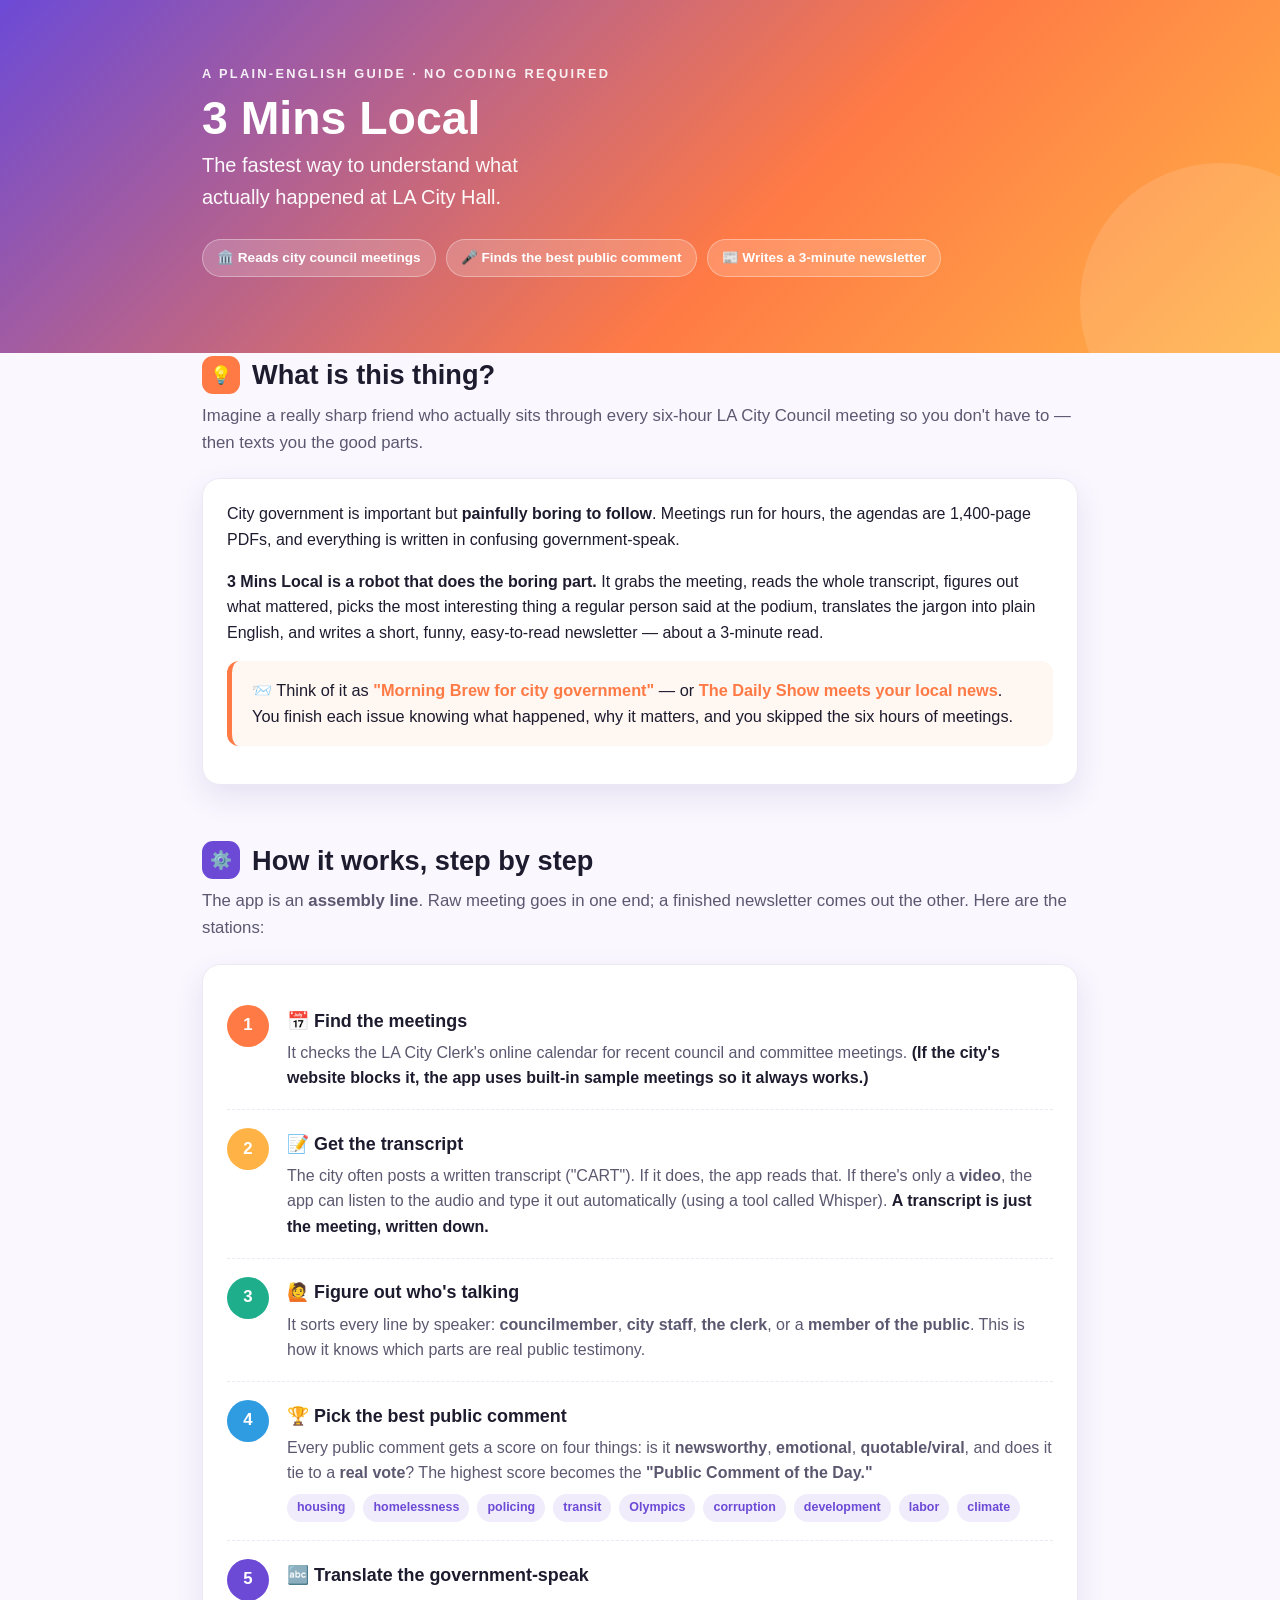
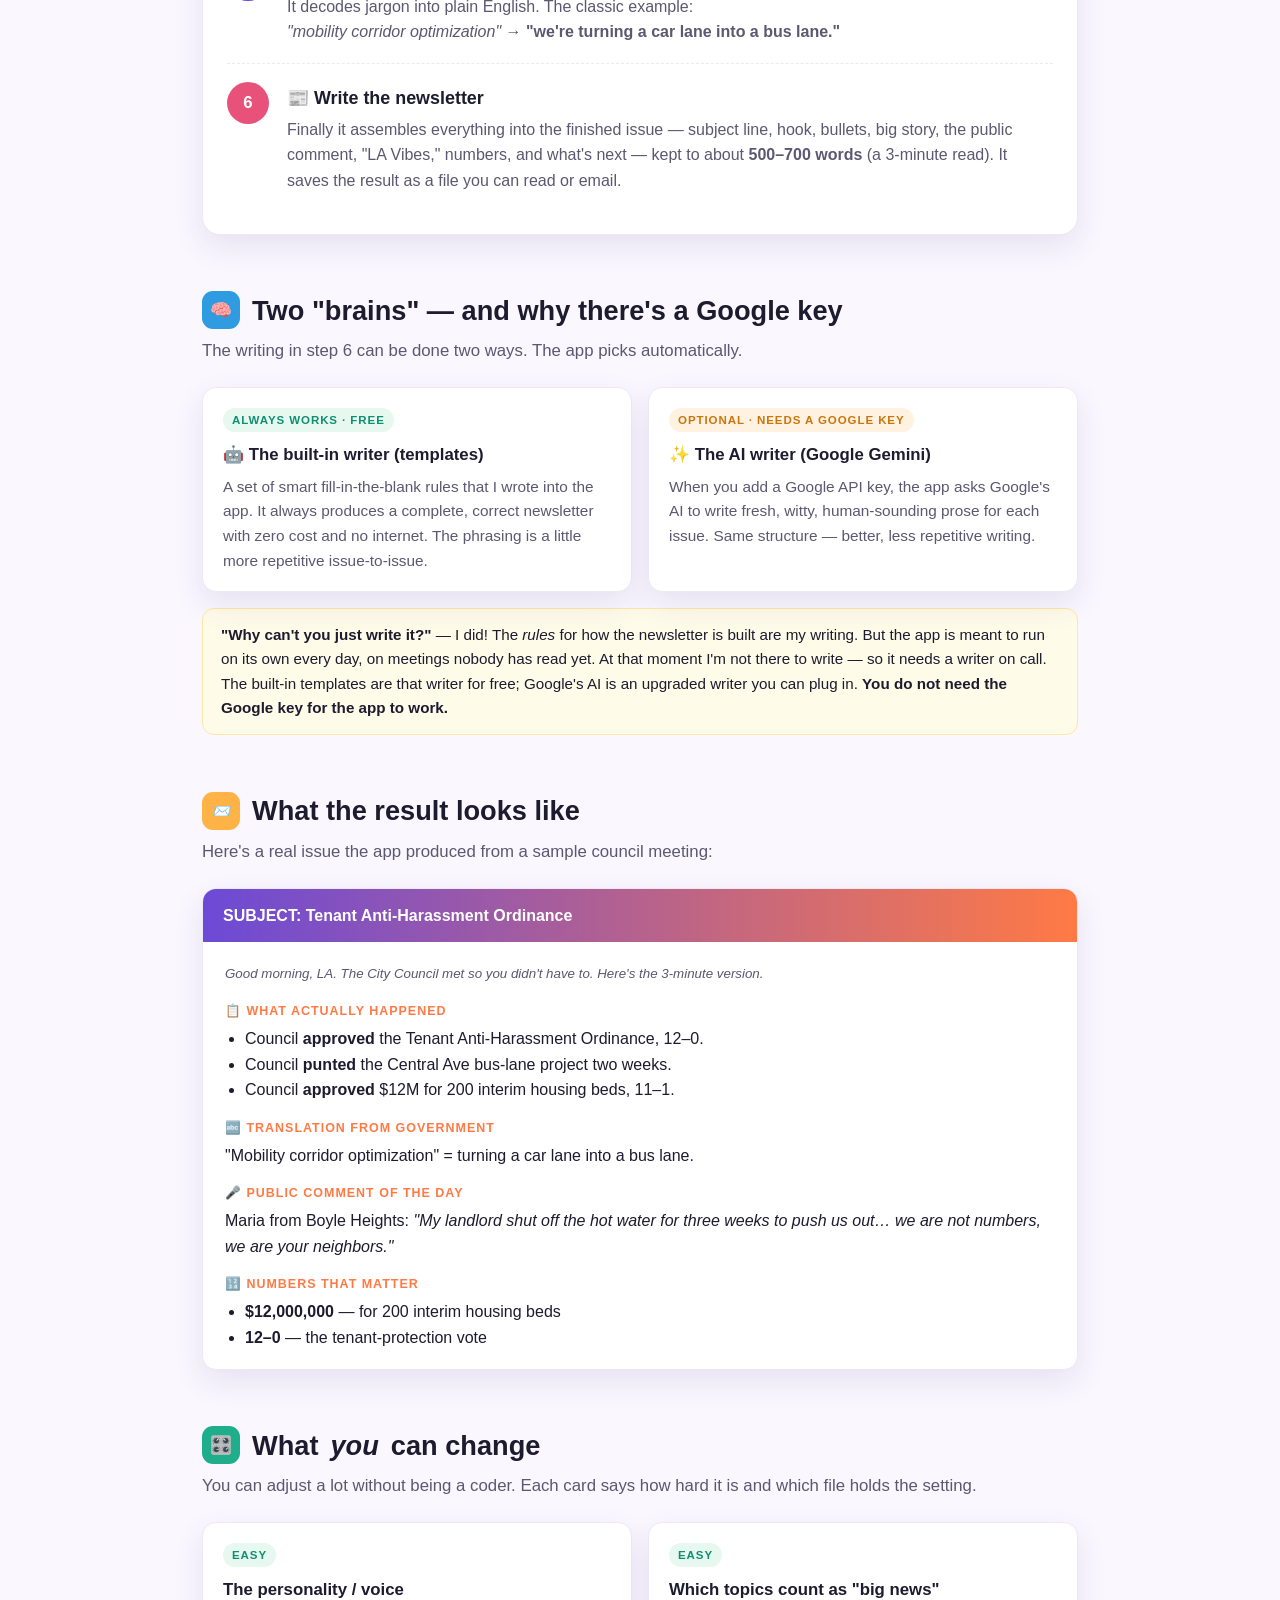
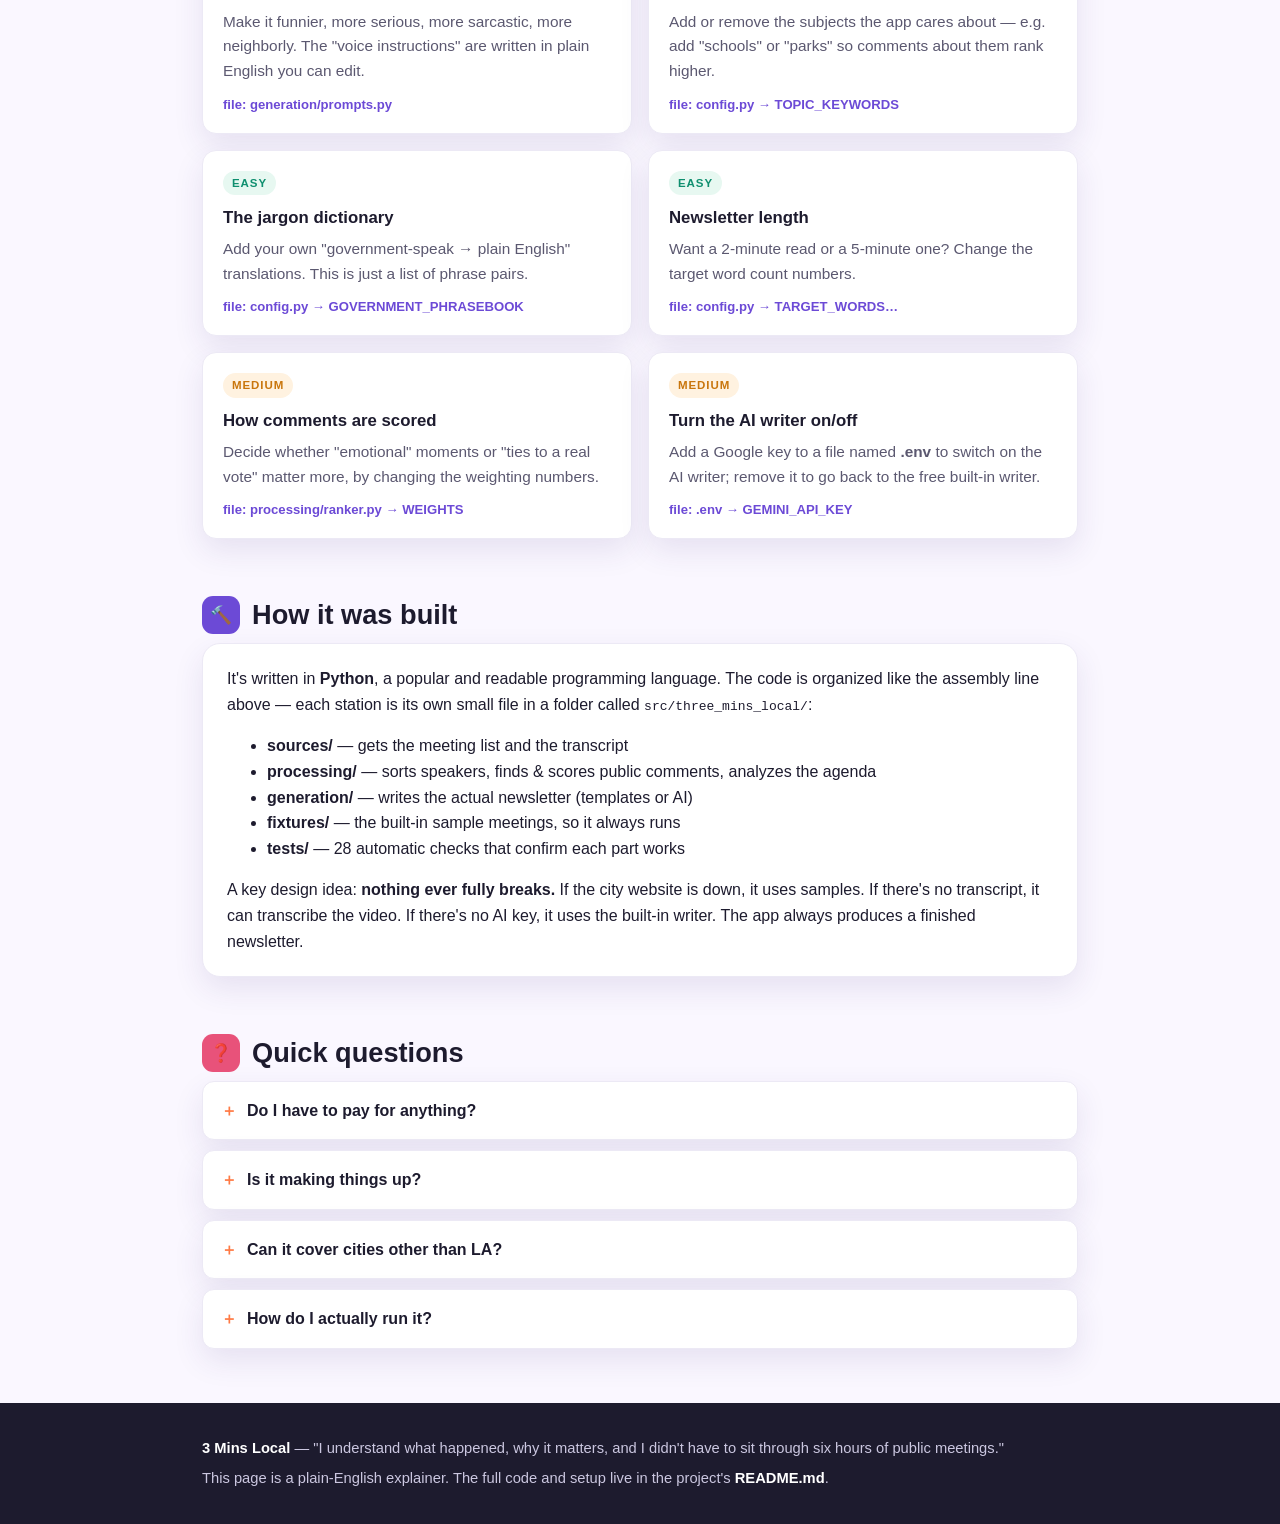
<file: explainer.html>
<!DOCTYPE html>
<html lang="en">
<head>
<meta charset="UTF-8" />
<meta name="viewport" content="width=device-width, initial-scale=1.0" />
<title>3 Mins Local — How This App Works (Plain-English Guide)</title>
<style>
  :root{
    --ink:#1d1b2e; --muted:#5b5870; --line:#ece9f5;
    --paper:#ffffff; --wash:#faf7ff;
    --sun:#ff7a45; --sun2:#ffb347; --grape:#6c4ad6; --sky:#2f9be0;
    --leaf:#1fae8b; --rose:#e8527a;
    --shadow:0 12px 30px rgba(60,40,120,.10);
    --radius:18px;
  }
  *{box-sizing:border-box}
  body{
    margin:0; font-family:-apple-system,BlinkMacSystemFont,"Segoe UI",Roboto,Helvetica,Arial,sans-serif;
    color:var(--ink); background:var(--wash); line-height:1.6;
  }
  .wrap{max-width:920px; margin:0 auto; padding:0 22px}

  /* Hero */
  header.hero{
    background:linear-gradient(135deg,var(--grape) 0%, var(--sun) 60%, var(--sun2) 100%);
    color:#fff; padding:64px 0 76px; position:relative; overflow:hidden;
  }
  header.hero::after{
    content:""; position:absolute; right:-80px; bottom:-90px; width:280px; height:280px;
    background:rgba(255,255,255,.12); border-radius:50%;
  }
  .eyebrow{font-size:.8rem; letter-spacing:.18em; text-transform:uppercase; opacity:.9; font-weight:700}
  header.hero h1{font-size:2.9rem; margin:.2em 0 .15em; line-height:1.05}
  header.hero p.tag{font-size:1.25rem; max-width:34ch; opacity:.96; margin:0}
  .pillrow{margin-top:26px; display:flex; gap:10px; flex-wrap:wrap}
  .pill{background:rgba(255,255,255,.18); border:1px solid rgba(255,255,255,.35);
    padding:7px 14px; border-radius:999px; font-size:.85rem; font-weight:600; backdrop-filter:blur(3px)}

  /* Sections */
  main{padding:54px 0}
  section{margin-bottom:54px}
  h2{font-size:1.7rem; margin:0 0 6px; display:flex; align-items:center; gap:12px}
  h2 .ico{width:38px;height:38px;border-radius:11px;display:grid;place-items:center;font-size:1.1rem;color:#fff;flex:none}
  .sub{color:var(--muted); margin:0 0 22px; font-size:1.05rem}

  .card{background:var(--paper); border:1px solid var(--line); border-radius:var(--radius);
    padding:22px 24px; box-shadow:var(--shadow)}
  .card + .card{margin-top:16px}

  /* Analogy callout */
  .analogy{border-left:5px solid var(--sun); background:#fff7f2; border-radius:12px;
    padding:16px 20px; margin:16px 0; font-size:1.02rem}
  .analogy b{color:var(--sun)}

  /* Pipeline flow */
  .flow{display:flex; flex-direction:column; gap:0}
  .step{display:flex; gap:18px; align-items:flex-start; padding:18px 0}
  .step:not(:last-child){border-bottom:1px dashed var(--line)}
  .num{flex:none; width:42px;height:42px;border-radius:50%; color:#fff; font-weight:800;
    display:grid;place-items:center; font-size:1.05rem}
  .step h3{margin:.1em 0 .25em; font-size:1.12rem}
  .step p{margin:0; color:var(--muted)}
  .step .plain{color:var(--ink); font-weight:600}

  /* Knobs grid */
  .grid{display:grid; grid-template-columns:1fr 1fr; gap:16px}
  @media(max-width:680px){.grid{grid-template-columns:1fr}}
  .knob{background:var(--paper); border:1px solid var(--line); border-radius:14px; padding:18px 20px; box-shadow:var(--shadow)}
  .knob .lvl{font-size:.72rem; font-weight:800; letter-spacing:.08em; text-transform:uppercase; padding:3px 9px; border-radius:999px; display:inline-block; margin-bottom:8px}
  .easy{background:#e7f8f1; color:#0f8f6f}
  .med{background:#fff2e0; color:#c9760d}
  .knob h3{margin:.1em 0 .35em; font-size:1.05rem}
  .knob p{margin:0; color:var(--muted); font-size:.96rem}
  .knob .where{margin-top:10px; font-size:.82rem; color:var(--grape); font-weight:700}

  /* sample newsletter */
  .news{background:#fff; border:1px solid var(--line); border-radius:14px; overflow:hidden; box-shadow:var(--shadow)}
  .news .top{background:linear-gradient(90deg,var(--grape),var(--sun)); color:#fff; padding:14px 20px; font-weight:700}
  .news .body{padding:18px 22px}
  .news h4{margin:16px 0 4px; font-size:.78rem; letter-spacing:.08em; text-transform:uppercase; color:var(--sun)}
  .news h4:first-child{margin-top:0}
  .news p{margin:0 0 4px}
  .news ul{margin:4px 0 0; padding-left:20px}
  .news small{color:var(--muted)}

  /* FAQ */
  details{background:var(--paper); border:1px solid var(--line); border-radius:12px; padding:4px 18px; margin-bottom:10px; box-shadow:var(--shadow)}
  summary{cursor:pointer; font-weight:700; padding:12px 0; list-style:none}
  summary::-webkit-details-marker{display:none}
  summary::before{content:"＋"; color:var(--sun); font-weight:800; margin-right:10px}
  details[open] summary::before{content:"－"}
  details p{margin:0 0 14px; color:var(--muted)}

  .tagrow{display:flex;gap:8px;flex-wrap:wrap;margin-top:8px}
  .topic{font-size:.78rem;font-weight:700;padding:4px 10px;border-radius:999px;background:#f0ecfb;color:var(--grape)}

  footer{background:var(--ink); color:#cbc7e0; padding:34px 0; font-size:.92rem}
  footer b{color:#fff}
  a{color:var(--grape)}
  .note{background:#fffbe9;border:1px solid #ffe7a3;border-radius:12px;padding:14px 18px;font-size:.95rem}
</style>
</head>
<body>

<header class="hero">
  <div class="wrap">
    <div class="eyebrow">A plain-English guide · no coding required</div>
    <h1>3 Mins Local</h1>
    <p class="tag">The fastest way to understand what actually happened at LA City Hall.</p>
    <div class="pillrow">
      <span class="pill">🏛️ Reads city council meetings</span>
      <span class="pill">🎤 Finds the best public comment</span>
      <span class="pill">📰 Writes a 3-minute newsletter</span>
    </div>
  </div>
</header>

<main class="wrap">

  <!-- WHAT -->
  <section>
    <h2><span class="ico" style="background:var(--sun)">💡</span> What is this thing?</h2>
    <p class="sub">Imagine a really sharp friend who actually sits through every six-hour LA City Council meeting so you don't have to — then texts you the good parts.</p>
    <div class="card">
      <p style="margin-top:0">City government is important but <b>painfully boring to follow</b>. Meetings run for hours, the agendas are 1,400-page PDFs, and everything is written in confusing government-speak.</p>
      <p style="margin-bottom:0"><b>3 Mins Local is a robot that does the boring part.</b> It grabs the meeting, reads the whole transcript, figures out what mattered, picks the most interesting thing a regular person said at the podium, translates the jargon into plain English, and writes a short, funny, easy-to-read newsletter — about a 3-minute read.</p>
      <div class="analogy">📨 Think of it as <b>"Morning Brew for city government"</b> — or <b>The Daily Show meets your local news</b>. You finish each issue knowing what happened, why it matters, and you skipped the six hours of meetings.</div>
    </div>
  </section>

  <!-- HOW IT WORKS -->
  <section>
    <h2><span class="ico" style="background:var(--grape)">⚙️</span> How it works, step by step</h2>
    <p class="sub">The app is an <b>assembly line</b>. Raw meeting goes in one end; a finished newsletter comes out the other. Here are the stations:</p>
    <div class="card">
      <div class="flow">
        <div class="step">
          <div class="num" style="background:var(--sun)">1</div>
          <div>
            <h3>📅 Find the meetings</h3>
            <p>It checks the LA City Clerk's online calendar for recent council and committee meetings. <span class="plain">(If the city's website blocks it, the app uses built-in sample meetings so it always works.)</span></p>
          </div>
        </div>
        <div class="step">
          <div class="num" style="background:var(--sun2)">2</div>
          <div>
            <h3>📝 Get the transcript</h3>
            <p>The city often posts a written transcript ("CART"). If it does, the app reads that. If there's only a <b>video</b>, the app can listen to the audio and type it out automatically (using a tool called Whisper). <span class="plain">A transcript is just the meeting, written down.</span></p>
          </div>
        </div>
        <div class="step">
          <div class="num" style="background:var(--leaf)">3</div>
          <div>
            <h3>🙋 Figure out who's talking</h3>
            <p>It sorts every line by speaker: <b>councilmember</b>, <b>city staff</b>, <b>the clerk</b>, or a <b>member of the public</b>. This is how it knows which parts are real public testimony.</p>
          </div>
        </div>
        <div class="step">
          <div class="num" style="background:var(--sky)">4</div>
          <div>
            <h3>🏆 Pick the best public comment</h3>
            <p>Every public comment gets a score on four things: is it <b>newsworthy</b>, <b>emotional</b>, <b>quotable/viral</b>, and does it tie to a <b>real vote</b>? The highest score becomes the <b>"Public Comment of the Day."</b></p>
            <div class="tagrow">
              <span class="topic">housing</span><span class="topic">homelessness</span><span class="topic">policing</span>
              <span class="topic">transit</span><span class="topic">Olympics</span><span class="topic">corruption</span>
              <span class="topic">development</span><span class="topic">labor</span><span class="topic">climate</span>
            </div>
          </div>
        </div>
        <div class="step">
          <div class="num" style="background:var(--grape)">5</div>
          <div>
            <h3>🔤 Translate the government-speak</h3>
            <p>It decodes jargon into plain English. The classic example: <br><i>"mobility corridor optimization"</i> → <b>"we're turning a car lane into a bus lane."</b></p>
          </div>
        </div>
        <div class="step">
          <div class="num" style="background:var(--rose)">6</div>
          <div>
            <h3>📰 Write the newsletter</h3>
            <p>Finally it assembles everything into the finished issue — subject line, hook, bullets, big story, the public comment, "LA Vibes," numbers, and what's next — kept to about <b>500–700 words</b> (a 3-minute read). It saves the result as a file you can read or email.</p>
          </div>
        </div>
      </div>
    </div>
  </section>

  <!-- THE BRAIN -->
  <section>
    <h2><span class="ico" style="background:var(--sky)">🧠</span> Two "brains" — and why there's a Google key</h2>
    <p class="sub">The writing in step 6 can be done two ways. The app picks automatically.</p>
    <div class="grid">
      <div class="knob">
        <span class="lvl easy">Always works · free</span>
        <h3>🤖 The built-in writer (templates)</h3>
        <p>A set of smart fill-in-the-blank rules that I wrote into the app. It always produces a complete, correct newsletter with zero cost and no internet. The phrasing is a little more repetitive issue-to-issue.</p>
      </div>
      <div class="knob">
        <span class="lvl med">Optional · needs a Google key</span>
        <h3>✨ The AI writer (Google Gemini)</h3>
        <p>When you add a Google API key, the app asks Google's AI to write fresh, witty, human-sounding prose for each issue. Same structure — better, less repetitive writing.</p>
      </div>
    </div>
    <div class="note" style="margin-top:16px">
      <b>"Why can't you just write it?"</b> — I did! The <i>rules</i> for how the newsletter is built are my writing. But the app is meant to run on its own every day, on meetings nobody has read yet. At that moment I'm not there to write — so it needs a writer on call. The built-in templates are that writer for free; Google's AI is an upgraded writer you can plug in. <b>You do not need the Google key for the app to work.</b>
    </div>
  </section>

  <!-- SAMPLE OUTPUT -->
  <section>
    <h2><span class="ico" style="background:var(--sun2)">📨</span> What the result looks like</h2>
    <p class="sub">Here's a real issue the app produced from a sample council meeting:</p>
    <div class="news">
      <div class="top">SUBJECT: Tenant Anti-Harassment Ordinance</div>
      <div class="body">
        <p><small><i>Good morning, LA. The City Council met so you didn't have to. Here's the 3-minute version.</i></small></p>
        <h4>📋 What Actually Happened</h4>
        <ul>
          <li>Council <b>approved</b> the Tenant Anti-Harassment Ordinance, 12–0.</li>
          <li>Council <b>punted</b> the Central Ave bus-lane project two weeks.</li>
          <li>Council <b>approved</b> $12M for 200 interim housing beds, 11–1.</li>
        </ul>
        <h4>🔤 Translation From Government</h4>
        <p>"Mobility corridor optimization" = turning a car lane into a bus lane.</p>
        <h4>🎤 Public Comment of the Day</h4>
        <p>Maria from Boyle Heights: <i>"My landlord shut off the hot water for three weeks to push us out… we are not numbers, we are your neighbors."</i></p>
        <h4>🔢 Numbers That Matter</h4>
        <ul><li><b>$12,000,000</b> — for 200 interim housing beds</li><li><b>12–0</b> — the tenant-protection vote</li></ul>
      </div>
    </div>
  </section>

  <!-- WHAT YOU CAN CHANGE -->
  <section>
    <h2><span class="ico" style="background:var(--leaf)">🎛️</span> What <em>you</em> can change</h2>
    <p class="sub">You can adjust a lot without being a coder. Each card says how hard it is and which file holds the setting.</p>
    <div class="grid">
      <div class="knob">
        <span class="lvl easy">Easy</span>
        <h3>The personality / voice</h3>
        <p>Make it funnier, more serious, more sarcastic, more neighborly. The "voice instructions" are written in plain English you can edit.</p>
        <div class="where">file: generation/prompts.py</div>
      </div>
      <div class="knob">
        <span class="lvl easy">Easy</span>
        <h3>Which topics count as "big news"</h3>
        <p>Add or remove the subjects the app cares about — e.g. add "schools" or "parks" so comments about them rank higher.</p>
        <div class="where">file: config.py → TOPIC_KEYWORDS</div>
      </div>
      <div class="knob">
        <span class="lvl easy">Easy</span>
        <h3>The jargon dictionary</h3>
        <p>Add your own "government-speak → plain English" translations. This is just a list of phrase pairs.</p>
        <div class="where">file: config.py → GOVERNMENT_PHRASEBOOK</div>
      </div>
      <div class="knob">
        <span class="lvl easy">Easy</span>
        <h3>Newsletter length</h3>
        <p>Want a 2-minute read or a 5-minute one? Change the target word count numbers.</p>
        <div class="where">file: config.py → TARGET_WORDS…</div>
      </div>
      <div class="knob">
        <span class="lvl med">Medium</span>
        <h3>How comments are scored</h3>
        <p>Decide whether "emotional" moments or "ties to a real vote" matter more, by changing the weighting numbers.</p>
        <div class="where">file: processing/ranker.py → WEIGHTS</div>
      </div>
      <div class="knob">
        <span class="lvl med">Medium</span>
        <h3>Turn the AI writer on/off</h3>
        <p>Add a Google key to a file named <b>.env</b> to switch on the AI writer; remove it to go back to the free built-in writer.</p>
        <div class="where">file: .env → GEMINI_API_KEY</div>
      </div>
    </div>
  </section>

  <!-- HOW BUILT -->
  <section>
    <h2><span class="ico" style="background:var(--grape)">🔨</span> How it was built</h2>
    <div class="card">
      <p style="margin-top:0">It's written in <b>Python</b>, a popular and readable programming language. The code is organized like the assembly line above — each station is its own small file in a folder called <code>src/three_mins_local/</code>:</p>
      <ul>
        <li><b>sources/</b> — gets the meeting list and the transcript</li>
        <li><b>processing/</b> — sorts speakers, finds &amp; scores public comments, analyzes the agenda</li>
        <li><b>generation/</b> — writes the actual newsletter (templates or AI)</li>
        <li><b>fixtures/</b> — the built-in sample meetings, so it always runs</li>
        <li><b>tests/</b> — 28 automatic checks that confirm each part works</li>
      </ul>
      <p style="margin-bottom:0">A key design idea: <b>nothing ever fully breaks.</b> If the city website is down, it uses samples. If there's no transcript, it can transcribe the video. If there's no AI key, it uses the built-in writer. The app always produces a finished newsletter.</p>
    </div>
  </section>

  <!-- FAQ -->
  <section>
    <h2><span class="ico" style="background:var(--rose)">❓</span> Quick questions</h2>
    <details><summary>Do I have to pay for anything?</summary><p>No. The app runs free using the built-in writer and sample data. The optional Google AI key may have a free tier, and heavy use can cost money — but it's entirely optional.</p></details>
    <details><summary>Is it making things up?</summary><p>It's built to stay factual — it only writes from the transcript and agenda it was given, and it's specifically told not to invent votes, names, or quotes. The AI writer is also instructed never to mock ordinary residents — humor targets bureaucracy, not people.</p></details>
    <details><summary>Can it cover cities other than LA?</summary><p>Yes, with some setup. The "find the meetings" and transcript steps are LA-specific today, but the scoring, translation, and newsletter parts would work anywhere you can feed in a transcript.</p></details>
    <details><summary>How do I actually run it?</summary><p>A coder (or me) runs one command — <code>python -m three_mins_local run --print</code> — and it prints the newsletter and saves it as a file. The full instructions are in the project's README.</p></details>
  </section>

</main>

<footer>
  <div class="wrap">
    <p style="margin:0 0 6px"><b>3 Mins Local</b> — "I understand what happened, why it matters, and I didn't have to sit through six hours of public meetings."</p>
    <p style="margin:0">This page is a plain-English explainer. The full code and setup live in the project's <b>README.md</b>.</p>
  </div>
</footer>

</body>
</html>
</file>
